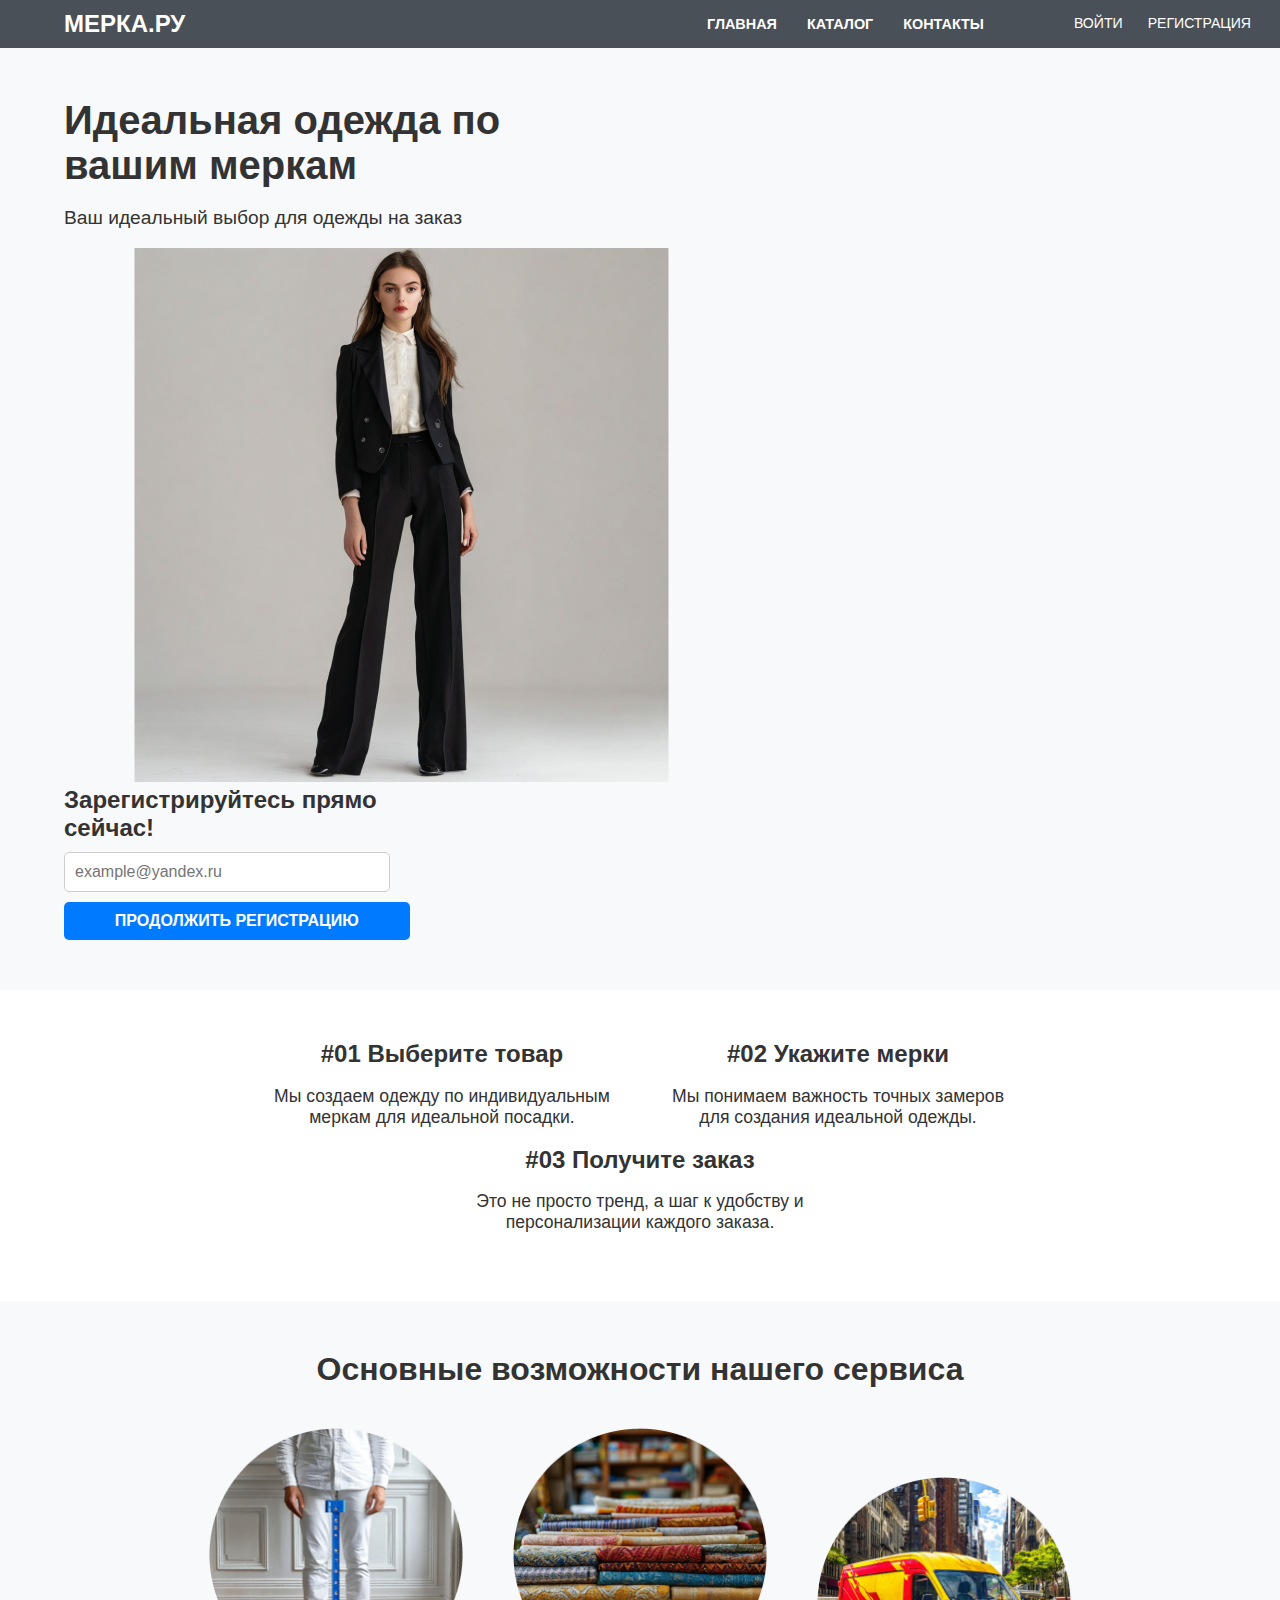
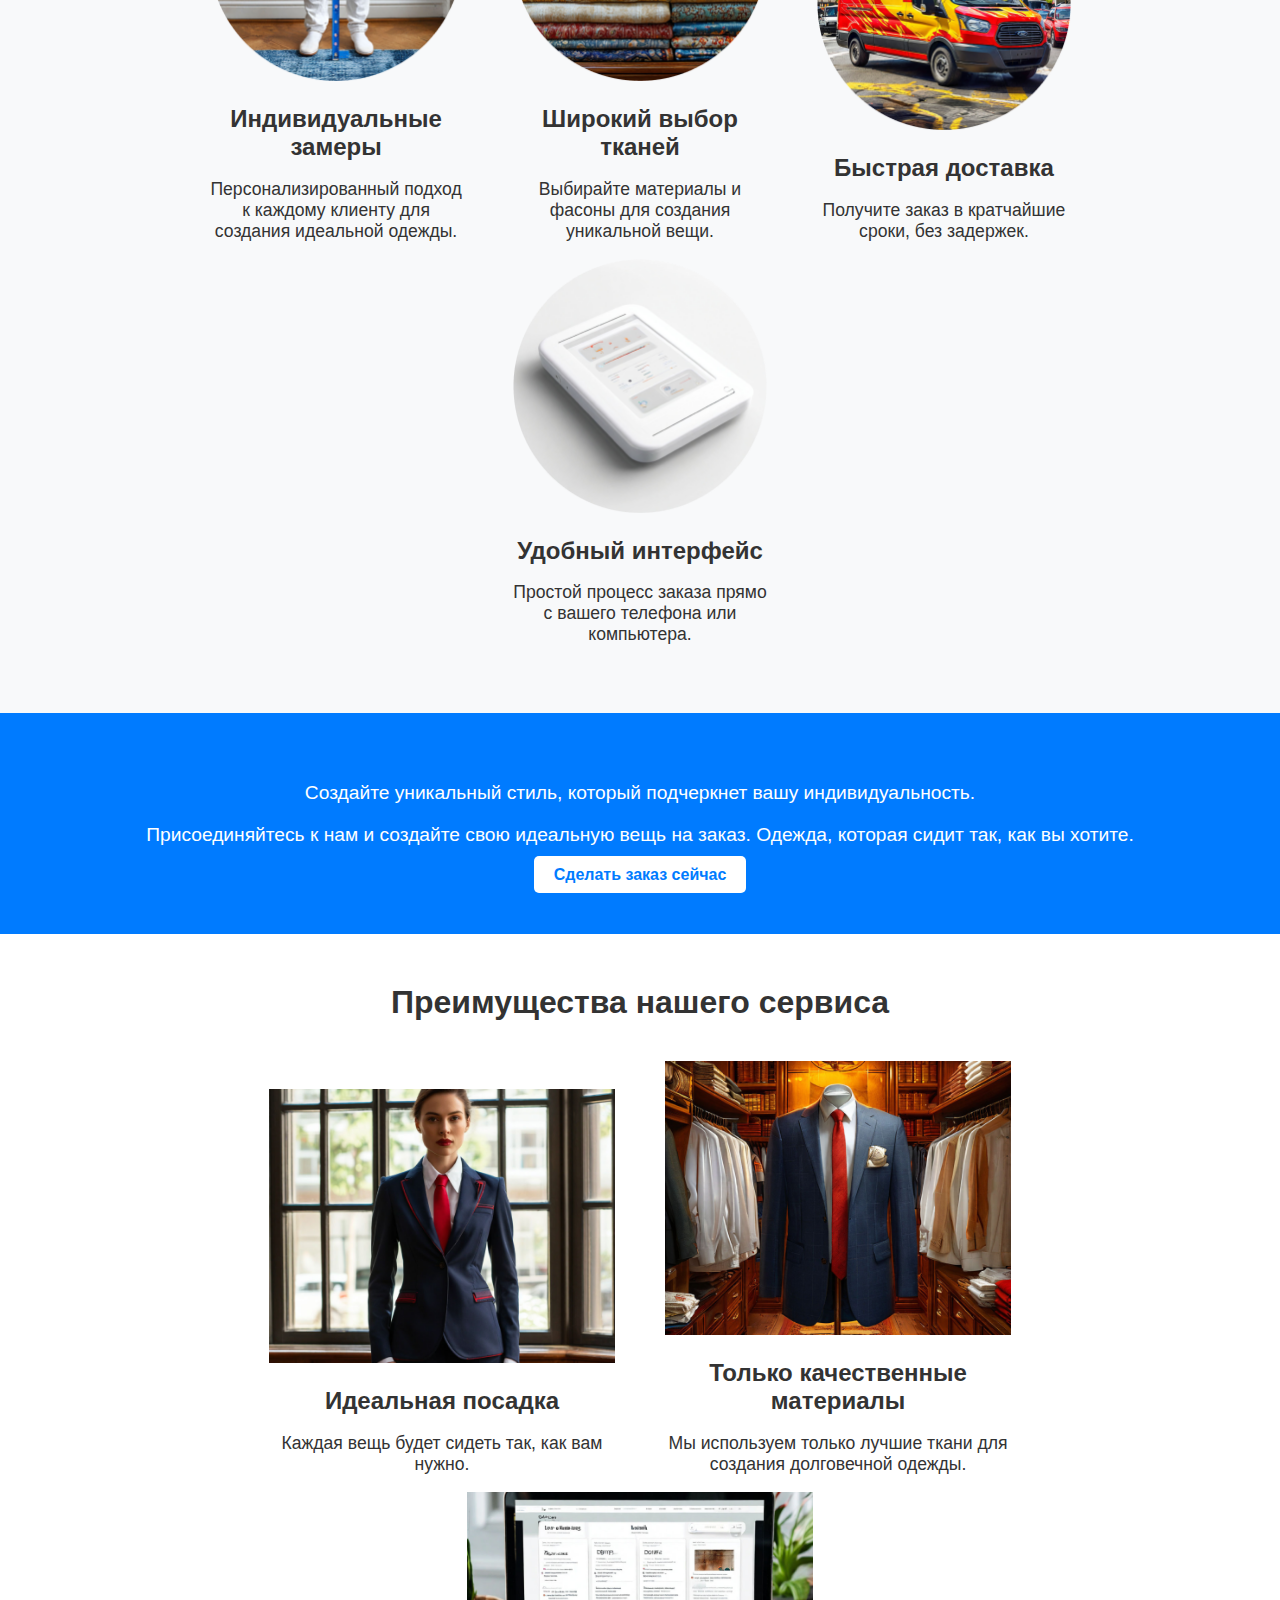
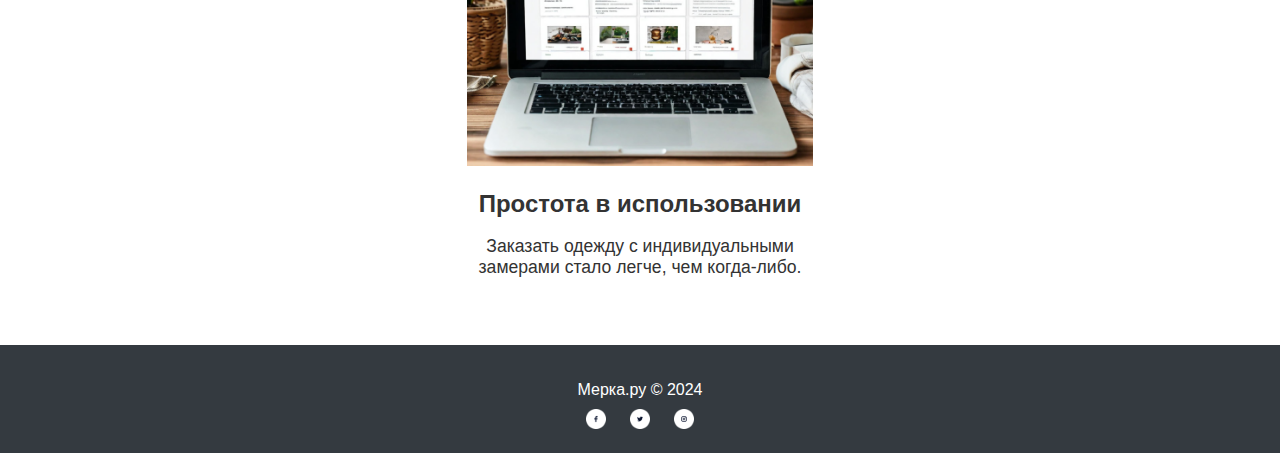
<file: index.html>
<!DOCTYPE html>
<html lang="ru">


<head>
    <meta charset="UTF-8">
    <meta name="viewport" content="width=device-width, initial-scale=1.0">
    <title>Мерка.ру</title>
    <link rel="stylesheet" href="style.css">
</head>

<body>
    <header>
        <div class="container">
            <div class="logo">
                <h1>МЕРКА.РУ</h1>
            </div>
            <nav>
                <ul>
                    <li><a href="index.html">Главная</a></li>
                    <li><a href="catalog.html">Каталог</a></li>
                    <li><a href="contacts.html">Контакты</a></li>
                    <li><a href="dashboard.html">Личный кабинет</a></li>
                    <li><a href="#" class="nav-btn login-btn">Войти</a></li>
                    <li><a href="#" class="nav-btn register-btn">Регистрация</a></li>
                </ul>
            </nav>
        </div>
    </header>

    <!-- Модальное окно для входа -->
    <div id="loginModal" class="modal">
        <div class="modal-content">
            <span class="close">&times;</span>
            <h2>Вход</h2>
            <form>
                <input type="email" placeholder="Введите email" required>
                <input type="password" placeholder="Введите пароль" required>
                <button type="submit" id="login-btn" class="btn">Войти</button>
            </form>
        </div>
    </div>

    <!-- Модальное окно для регистрации -->
    <div id="registerModal" class="modal">
        <div class="modal-content">
            <span class="close">&times;</span>
            <h2>Регистрация</h2>
            <form>
                <input type="email" placeholder="Введите email" required>
                <input type="password" placeholder="Введите пароль" required>
                <input type="password" placeholder="Подтвердите пароль" required>
                <button type="submit" id="register-btn" class="btn">Зарегистрироваться</button>
            </form>
        </div>
    </div>


    <section class="hero">
        <div class="container">
            <div class="hero-text">
                <h2>Идеальная одежда по вашим меркам</h2>
                <p>Ваш идеальный выбор для одежды на заказ</p>
            </div>
            <div class="hero-image">
                <img src="images/model.png" alt="Модель">
            </div>
            <div class="hero-form">
                <h3>Зарегистрируйтесь прямо сейчас!</h3>
                <form action="#">
                    <input type="email" placeholder="example@yandex.ru" required>
                    <button type="submit">Продолжить регистрацию</button>
                </form>
            </div>
        </div>
    </section>

    <section class="steps">
        <div class="container">
            <div class="step-item">
                <h4>#01 Выберите товар</h4>
                <p>Мы создаем одежду по индивидуальным меркам для идеальной посадки.</p>
            </div>
            <div class="step-item">
                <h4>#02 Укажите мерки</h4>
                <p>Мы понимаем важность точных замеров для создания идеальной одежды.</p>
            </div>
            <div class="step-item">
                <h4>#03 Получите заказ</h4>
                <p>Это не просто тренд, а шаг к удобству и персонализации каждого заказа.</p>
            </div>
        </div>
    </section>

    <section class="features">
        <div class="container">
            <h3>Основные возможности нашего сервиса</h3>
            <div class="feature-item">
                <img src="images/feature1.png" alt="Индивидуальные замеры">
                <h4>Индивидуальные замеры</h4>
                <p>Персонализированный подход к каждому клиенту для создания идеальной одежды.</p>
            </div>
            <div class="feature-item">
                <img src="images/feature2.png" alt="Широкий выбор тканей">
                <h4>Широкий выбор тканей</h4>
                <p>Выбирайте материалы и фасоны для создания уникальной вещи.</p>
            </div>
            <div class="feature-item">
                <img src="images/feature3.png" alt="Быстрая доставка">
                <h4>Быстрая доставка</h4>
                <p>Получите заказ в кратчайшие сроки, без задержек.</p>
            </div>
            <div class="feature-item">
                <img src="images/feature4.png" alt="Удобный интерфейс">
                <h4>Удобный интерфейс</h4>
                <p>Простой процесс заказа прямо с вашего телефона или компьютера.</p>
            </div>
        </div>
    </section>

    <section class="cta">
        <div class="container">
            <p>Создайте уникальный стиль, который подчеркнет вашу индивидуальность.</p>
            <p>Присоединяйтесь к нам и создайте свою идеальную вещь на заказ. Одежда, которая сидит так, как вы хотите.
            </p>
            <a href="#" class="btn">Сделать заказ сейчас</a>
        </div>
    </section>

    <section class="benefits">
        <div class="container">
            <h3>Преимущества нашего сервиса</h3>
            <div class="benefit-item">
                <img src="images/benefit1.png" alt="Идеальная посадка">
                <h4>Идеальная посадка</h4>
                <p>Каждая вещь будет сидеть так, как вам нужно.</p>
            </div>
            <div class="benefit-item">
                <img src="images/benefit2.png" alt="Качественные материалы">
                <h4>Только качественные материалы</h4>
                <p>Мы используем только лучшие ткани для создания долговечной одежды.</p>
            </div>
            <div class="benefit-item">
                <img src="images/benefit3.png" alt="Простота в использовании">
                <h4>Простота в использовании</h4>
                <p>Заказать одежду с индивидуальными замерами стало легче, чем когда-либо.</p>
            </div>
        </div>
    </section>

    <footer>
        <div class="container">
            <p>Мерка.ру © 2024</p>
            <div class="social-icons">
                <a href="#"><img src="images/facebook-icon.png" alt="Facebook"></a>
                <a href="#"><img src="images/twitter-icon.png" alt="Twitter"></a>
                <a href="#"><img src="images/instagram-icon.png" alt="Instagram"></a>
            </div>
        </div>
    </footer>

    <div id="toast" class="toast"></div>

    <script src="index.js"></script>
</body>

</html>
</file>
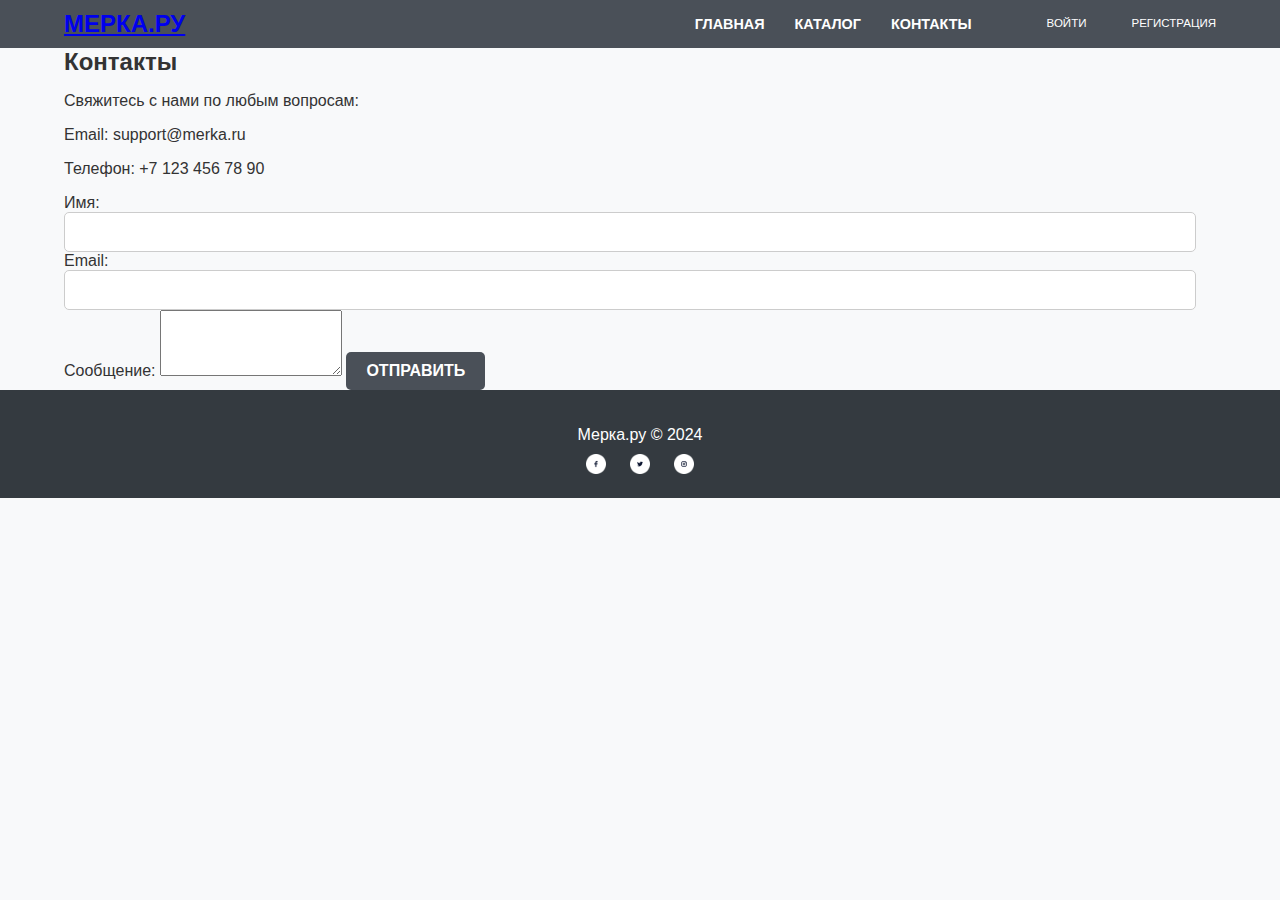
<file: contacts.html>
<!DOCTYPE html>
<html lang="ru">

<head>
    <meta charset="UTF-8">
    <meta name="viewport" content="width=device-width, initial-scale=1.0">
    <title>Контакты | Мерка.ру</title>
    <link rel="stylesheet" href="style.css">
    <script src="index.js"></script>
</head>

<body>

    <!-- Хедер -->
    <header>
        <div class="container">
            <div class="logo">
                <h1><a href="index.html">МЕРКА.РУ</a></h1>
            </div>
            <nav>
                <ul>
                    <li><a href="index.html">Главная</a></li>
                    <li><a href="catalog.html">Каталог</a></li>
                    <li><a href="contacts.html">Контакты</a></li>
                    <li><a href="dashboard.html">Личный кабинет</a></li>
                    <li><a href="#" id="login-btn">Войти</a></li>
                    <li><a href="#" id="register-btn">Регистрация</a></li>

                </ul>
            </nav>
        </div>
    </header>



    <!-- Модальное окно для входа -->
    <div id="loginModal" class="modal">
        <div class="modal-content">
            <span class="close">&times;</span>
            <h2>Вход</h2>
            <form>
                <input type="email" placeholder="Введите email" required>
                <input type="password" placeholder="Введите пароль" required>
                <button type="submit">Войти</button>
            </form>
        </div>
    </div>

    <!-- Модальное окно для регистрации -->
    <div id="registerModal" class="modal">
        <div class="modal-content">
            <span class="close">&times;</span>
            <h2>Регистрация</h2>
            <form>
                <input type="email" placeholder="Введите email" required>
                <input type="password" placeholder="Введите пароль" required>
                <input type="password" placeholder="Подтвердите пароль" required>
                <button type="submit">Зарегистрироваться</button>
            </form>
        </div>
    </div>


    <section class="contacts">
        <div class="container">
            <h2>Контакты</h2>
            <p>Свяжитесь с нами по любым вопросам:</p>
            <p>Email: support@merka.ru</p>
            <p>Телефон: +7 123 456 78 90</p>
            <form action="#">
                <label for="name">Имя:</label>
                <input type="text" id="name" required>
                <label for="email">Email:</label>
                <input type="email" id="email" required>
                <label for="message">Сообщение:</label>
                <textarea id="message" rows="4" required></textarea>
                <button type="submit">Отправить</button>
            </form>
        </div>
    </section>

    <!-- Футер -->
    <footer>
        <div class="container">
            <p>Мерка.ру © 2024</p>
            <div class="social-icons">
                <a href="#"><img src="images/facebook-icon.png" alt="Facebook"></a>
                <a href="#"><img src="images/twitter-icon.png" alt="Twitter"></a>
                <a href="#"><img src="images/instagram-icon.png" alt="Instagram"></a>
            </div>
        </div>
    </footer>
    <div id="toast" class="toast"></div>


</body>

</html>
</file>
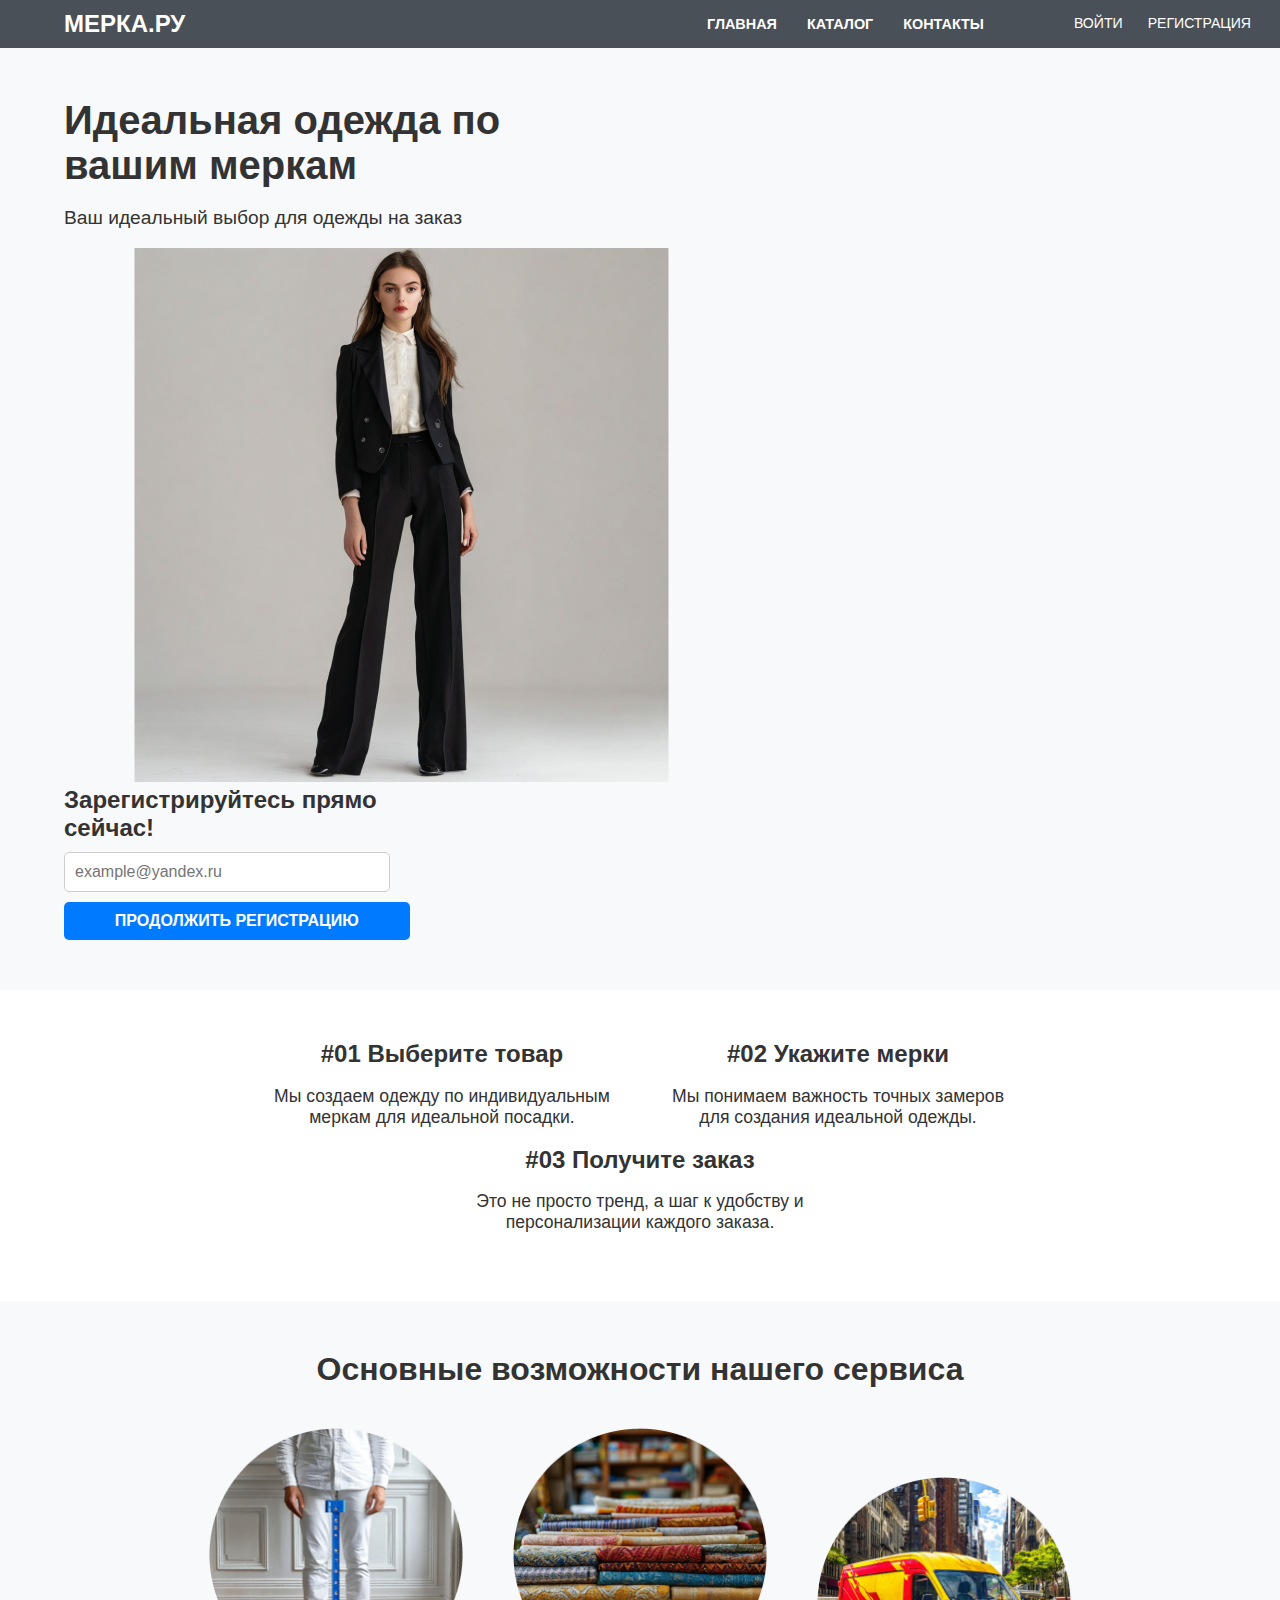
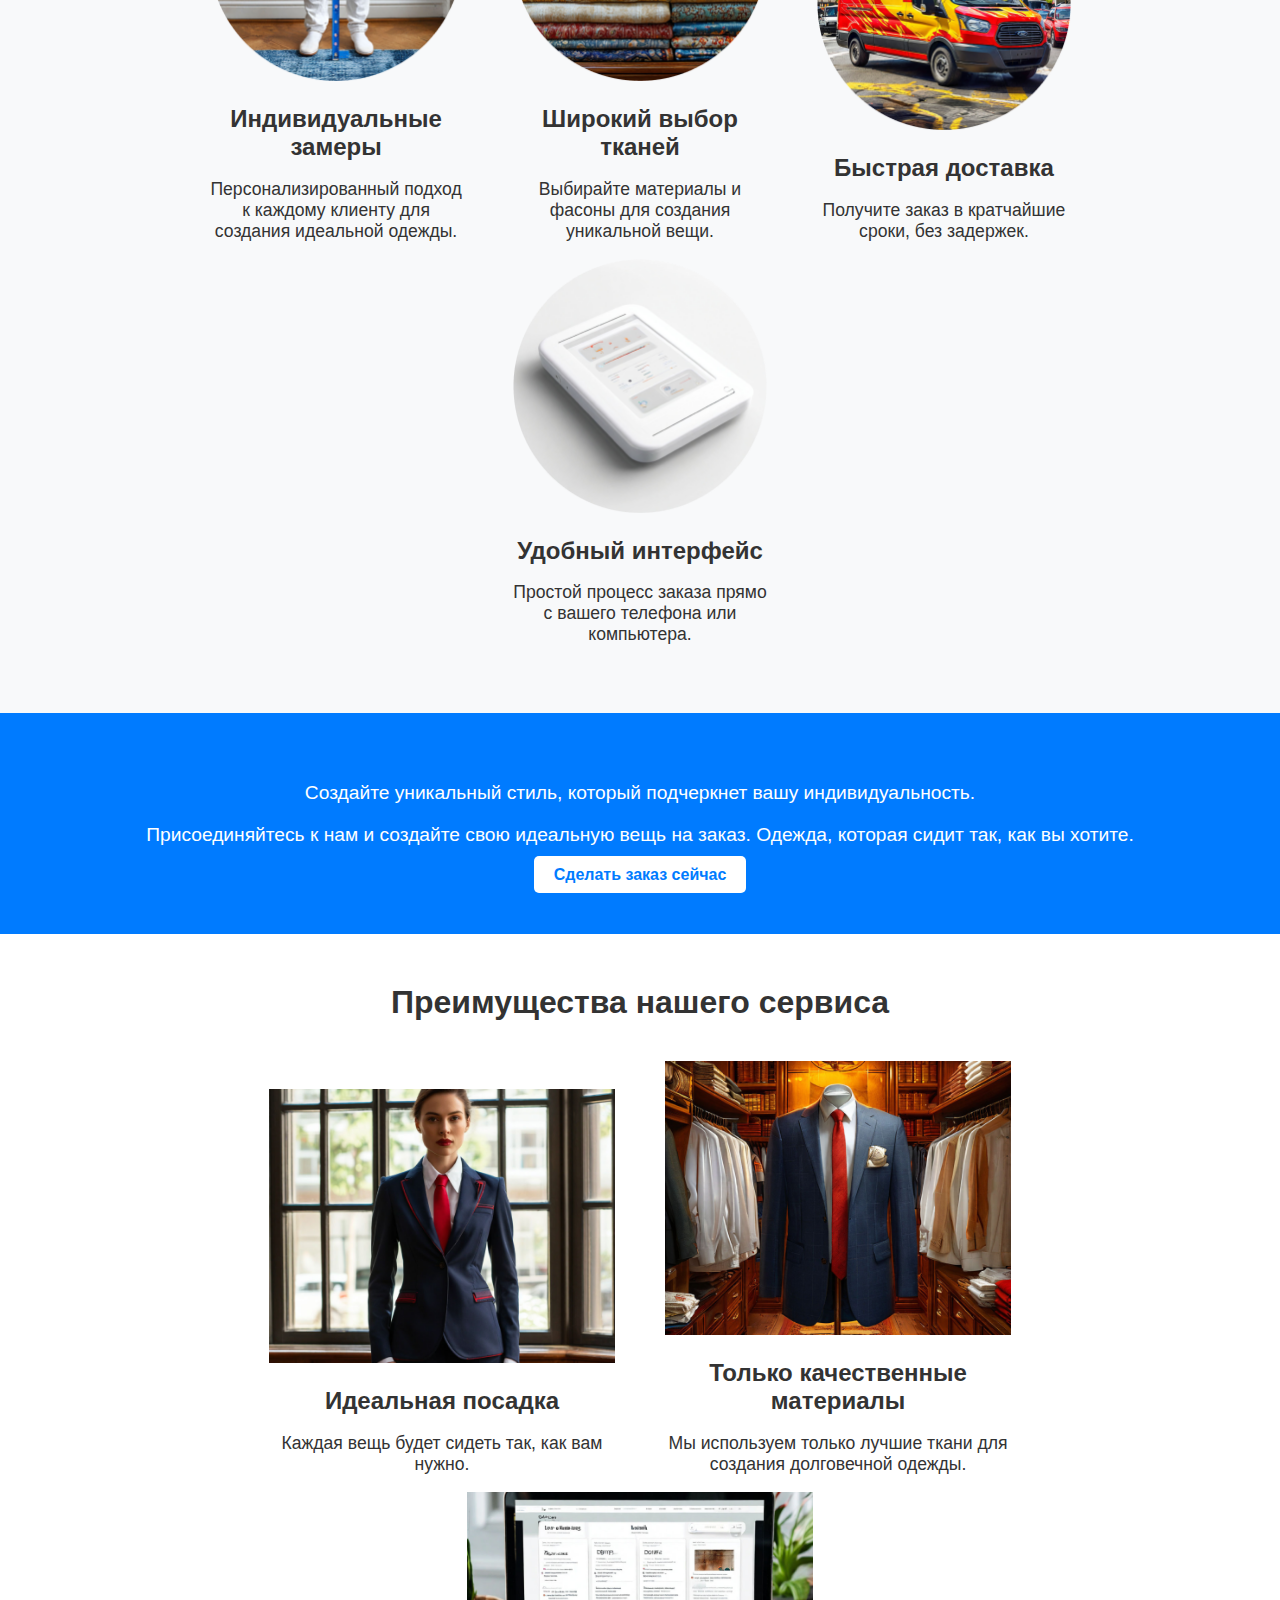
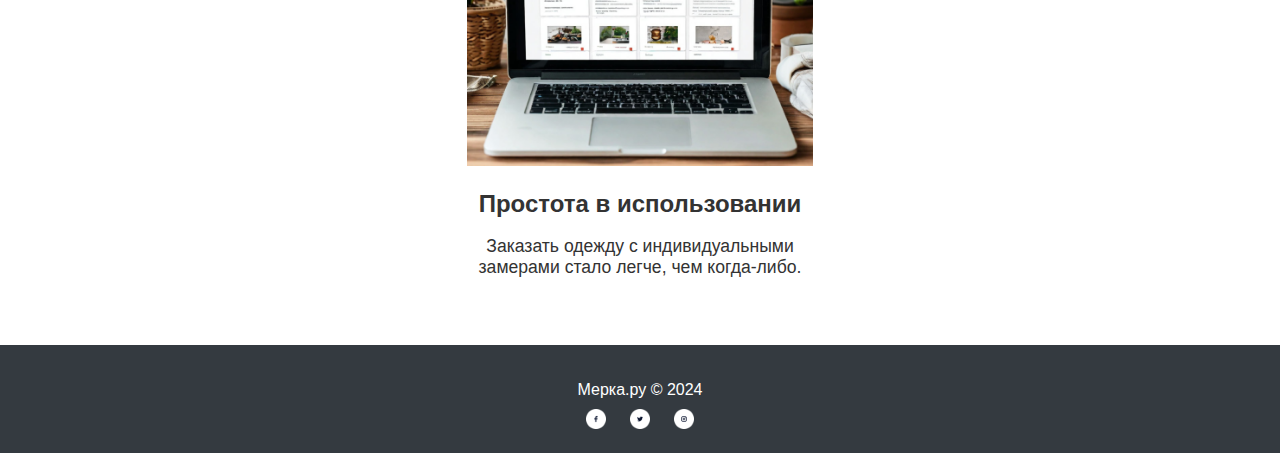
<file: dashboard.html>
<!DOCTYPE html>
<html lang="ru">

<head>
    <meta charset="UTF-8">
    <meta name="viewport" content="width=device-width, initial-scale=1.0">
    <title>Личный кабинет | Мерка.ру</title>
    <link rel="stylesheet" href="style.css">
    <script src="index.js"></script>
</head>

<body>

    <!-- Хедер -->
    <header>
        <div class="container">
            <div class="logo">
                <h1><a href="index.html">МЕРКА.РУ</a></h1>
            </div>
            <nav>
                <ul>
                    <li><a href="index.html">Главная</a></li>
                    <li><a href="catalog.html">Каталог</a></li>
                    <li><a href="contacts.html">Контакты</a></li>
                    <li><a href="dashboard.html">Личный кабинет</a></li>
                    <li><a href="#" id="login-btn">Войти</a></li>
                    <li><a href="#" id="register-btn">Регистрация</a></li>
                </ul>
            </nav>
        </div>
    </header>



    <!-- Модальное окно для входа -->
    <div id="loginModal" class="modal">
        <div class="modal-content">
            <span class="close">&times;</span>
            <h2>Вход</h2>
            <form>
                <input type="email" placeholder="Введите email" required>
                <input type="password" placeholder="Введите пароль" required>
                <button type="submit">Войти</button>
            </form>
        </div>
    </div>

    <!-- Модальное окно для регистрации -->
    <div id="registerModal" class="modal">
        <div class="modal-content">
            <span class="close">&times;</span>
            <h2>Регистрация</h2>
            <form>
                <input type="email" placeholder="Введите email" required>
                <input type="password" placeholder="Введите пароль" required>
                <input type="password" placeholder="Подтвердите пароль" required>
                <button type="submit">Зарегистрироваться</button>
            </form>
        </div>
    </div>


    <section class="dashboard">
        <div class="container">
            <h2>Личный кабинет</h2>
            <p>Добро пожаловать, <span id="user-email"></span>!</p>
            <h3>Ваши заказы</h3>
            <ul>
                <li>Заказ №1234 - Статус: В обработке</li>
                <li>Заказ №1235 - Статус: Доставлен</li>
            </ul>
            <button id="logout-btn">Выйти</button>
        </div>
    </section>

    <!-- Футер -->
    <footer>
        <div class="container">
            <p>Мерка.ру © 2024</p>
            <div class="social-icons">
                <a href="#"><img src="images/facebook-icon.png" alt="Facebook"></a>
                <a href="#"><img src="images/twitter-icon.png" alt="Twitter"></a>
                <a href="#"><img src="images/instagram-icon.png" alt="Instagram"></a>
            </div>
        </div>
    </footer>
    <div id="toast" class="toast"></div>


</body>

</html>
</file>
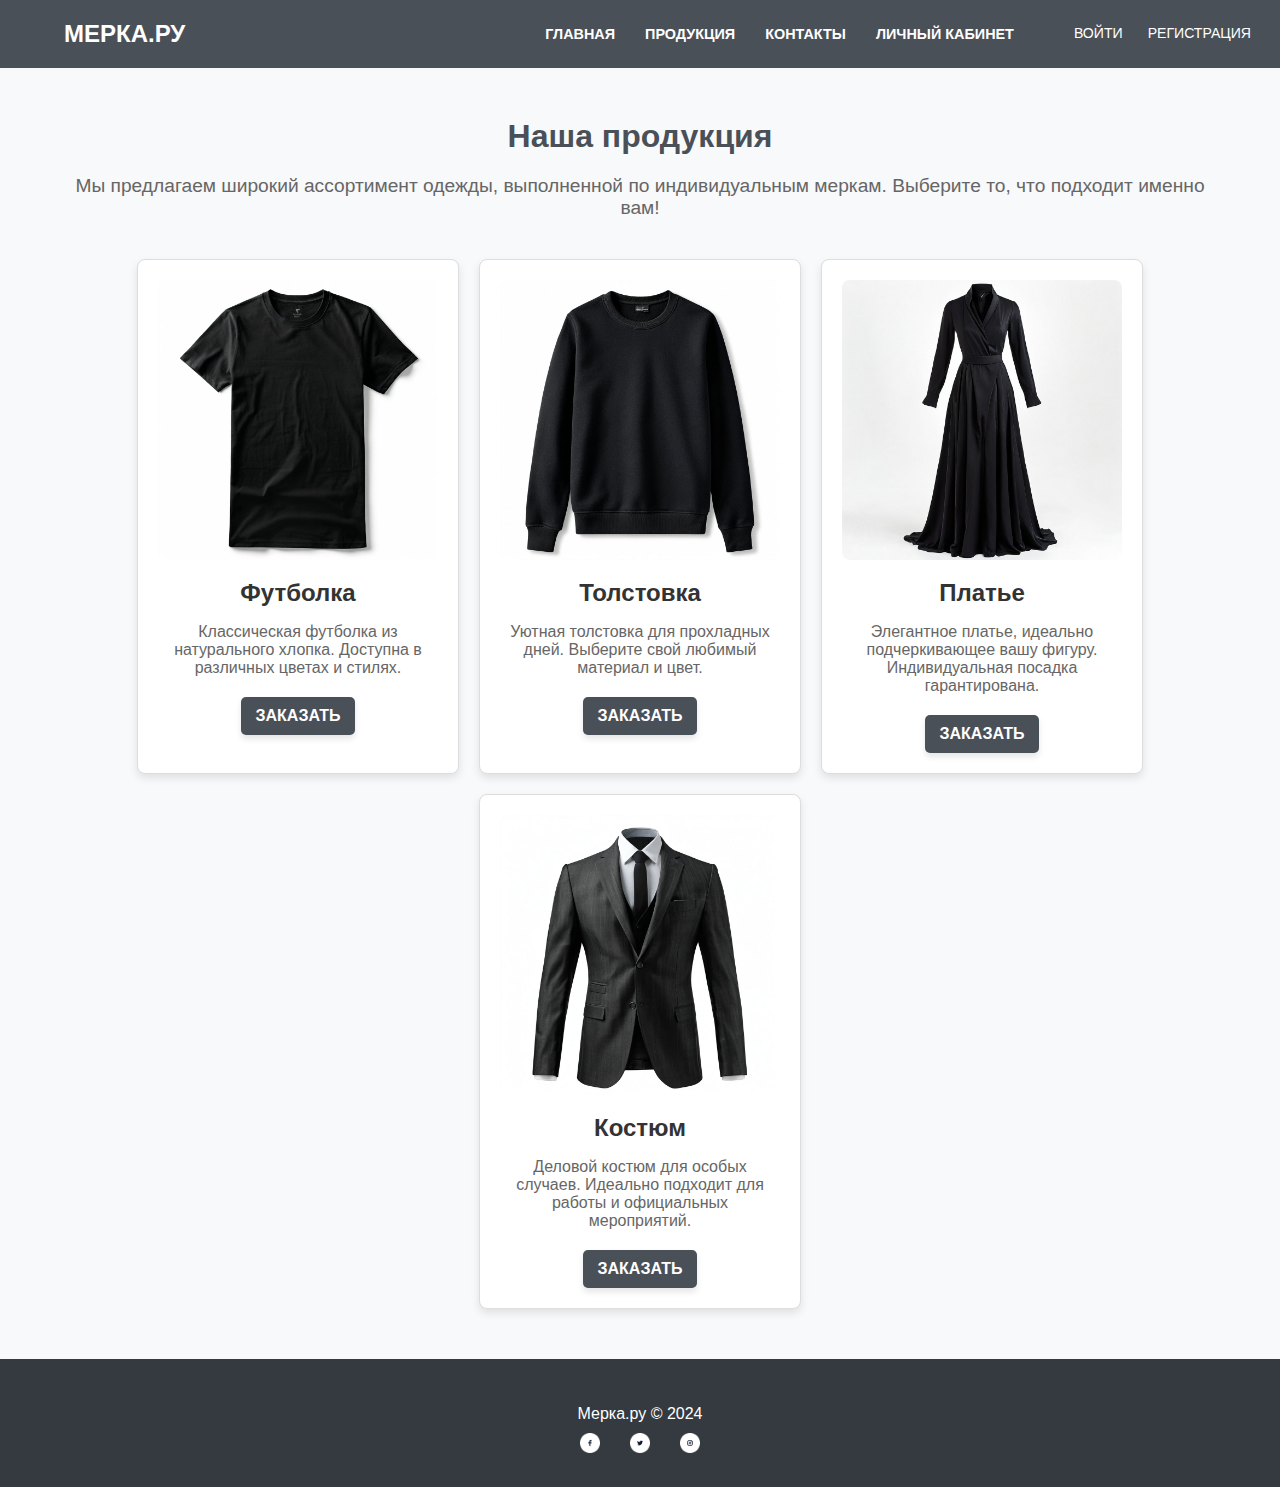
<file: pages/catalog.html>
<!DOCTYPE html>
<html lang="ru">

<head>
    <meta charset="UTF-8">
    <meta name="viewport" content="width=device-width, initial-scale=1.0">
    <title>Каталог | Мерка.ру</title>
    <link rel="stylesheet" href="../css/style.css">
    <script src="../js/index.js" defer></script>
</head>

<body>

    <!-- Хедер -->
    <header>
        <div class="container">
            <div class="logo">
                <h1>МЕРКА.РУ</h1>
            </div>
            <nav>
                <ul>
                    <li><a href="../index.html">Главная</a></li>
                    <li><a href="../pages/catalog.html">Продукция</a></li>
                    <li><a href="../pages/contacts.html">Контакты</a></li>
                    <li><a href="../pages/dashboard.html">Личный кабинет</a></li>
                    <li><a href="#" class="nav-btn login-btn">Войти</a></li>
                    <li><a href="#" class="nav-btn register-btn">Регистрация</a></li>

                </ul>
            </nav>
        </div>
    </header>


    <div id="loginModal" class="modal">
        <div class="modal-content">
            <span class="close">&times;</span>
            <h2>Вход</h2>
            <form>
                <input type="email" placeholder="Введите email" required>
                <input type="password" placeholder="Введите пароль" required>
                <button type="submit">Войти</button>
            </form>
        </div>
    </div>

    <div id="registerModal" class="modal">
        <div class="modal-content">
            <span class="close">&times;</span>
            <h2>Регистрация</h2>
            <form>
                <input type="email" placeholder="Введите email" required>
                <input type="password" placeholder="Введите пароль" required>
                <input type="password" placeholder="Подтвердите пароль" required>
                <button type="submit">Зарегистрироваться</button>
            </form>
        </div>
    </div>


    <section class="catalog">
        <div class="container">
            <h2>Наша продукция</h2>
            <p>Мы предлагаем широкий ассортимент одежды, выполненной по индивидуальным меркам. Выберите то, что подходит
                именно вам!</p>

            <div class="product-list">
                <!-- Карточка товара -->
                <div class="product-item">
                    <img src="../assets/images/product1.png" alt="Футболка">
                    <h3>Футболка</h3>
                    <p>Классическая футболка из натурального хлопка. Доступна в различных цветах и стилях.</p>
                    <button class="btn">Заказать</button>
                </div>
                <!-- Карточка товара -->
                <div class="product-item">
                    <img src="../assets/images/product2.png" alt="Толстовка">
                    <h3>Толстовка</h3>
                    <p>Уютная толстовка для прохладных дней. Выберите свой любимый материал и цвет.</p>
                    <button class="btn">Заказать</button>
                </div>
                <!-- Карточка товара -->
                <div class="product-item">
                    <img src="../assets/images/product3.png" alt="Платье">
                    <h3>Платье</h3>
                    <p>Элегантное платье, идеально подчеркивающее вашу фигуру. Индивидуальная посадка гарантирована.</p>
                    <button class="btn">Заказать</button>
                </div>
                <!-- Карточка товара -->
                <div class="product-item">
                    <img src="../assets/images/product4.png" alt="Костюм">
                    <h3>Костюм</h3>
                    <p>Деловой костюм для особых случаев. Идеально подходит для работы и официальных мероприятий.</p>
                    <button class="btn">Заказать</button>
                </div>
            </div>
        </div>
    </section>

    <!-- Футер -->
    <footer>
        <div class="container">
            <p>Мерка.ру © 2024</p>
            <div class="social-icons">
                <a href="#"><img src="../assets/images/facebook-icon.png" alt="Facebook"></a>
                <a href="#"><img src="../assets/images/twitter-icon.png" alt="Twitter"></a>
                <a href="#"><img src="../assets/images/instagram-icon.png" alt="Instagram"></a>
            </div>
        </div>
    </footer>


</body>

</html>
</file>
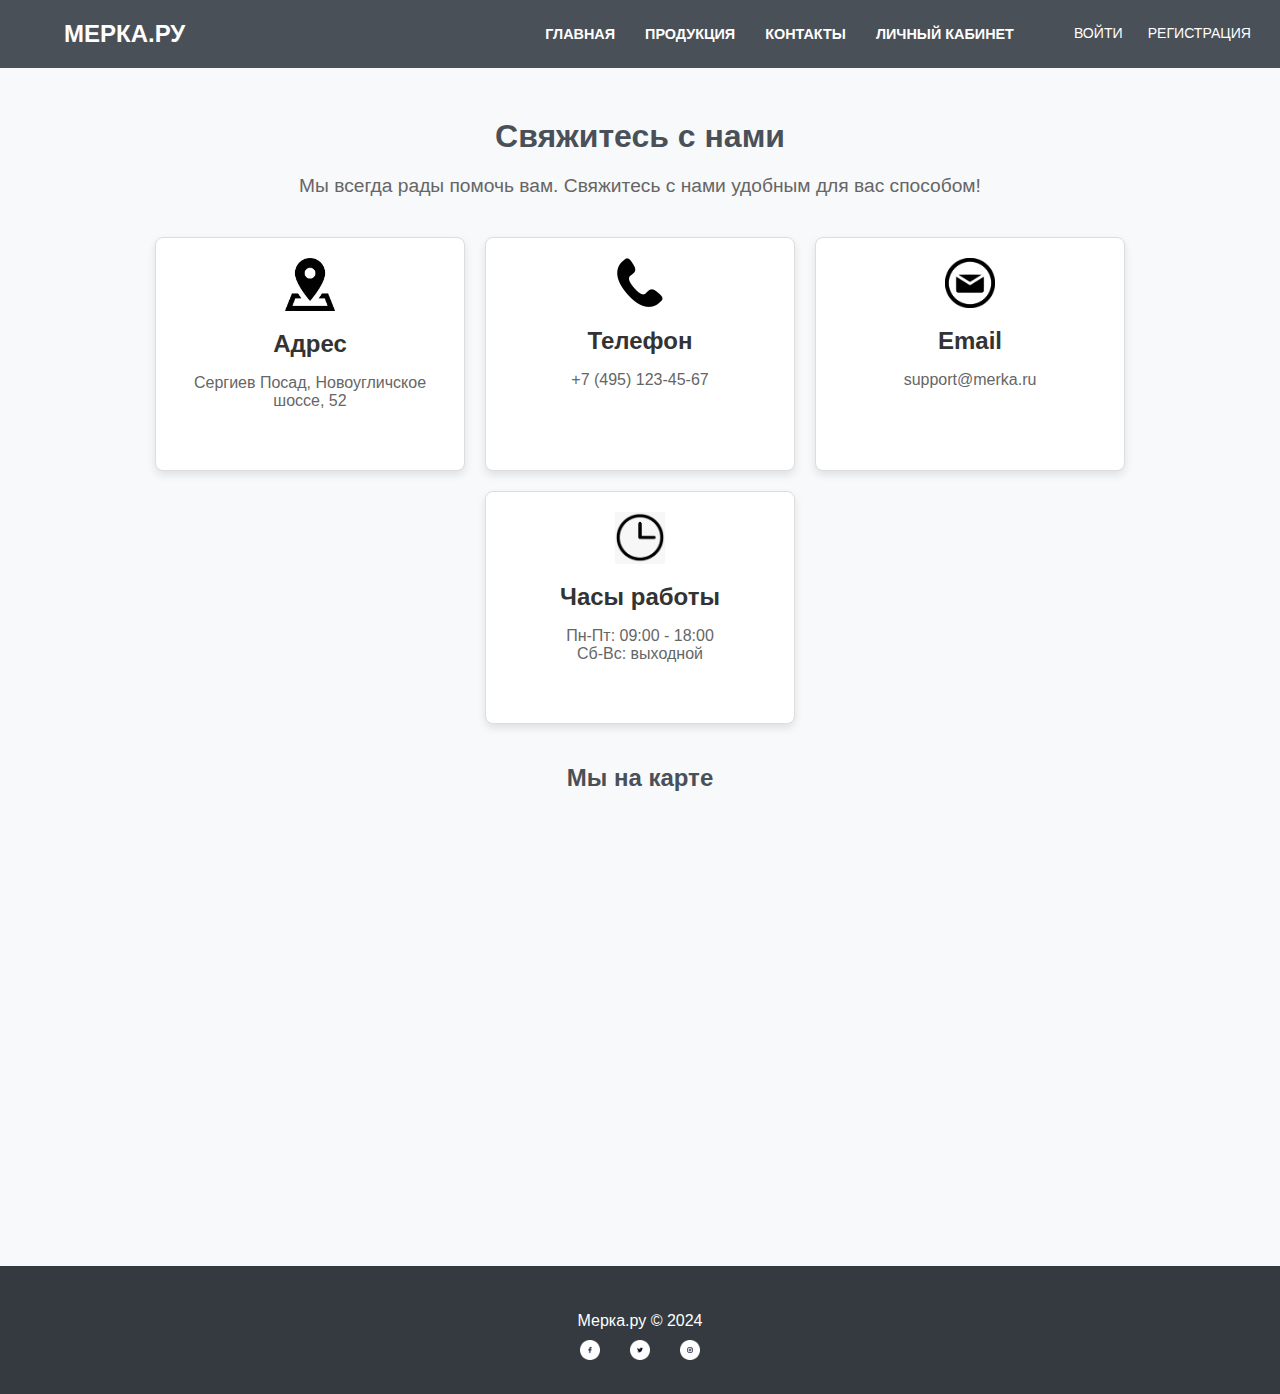
<file: pages/contacts.html>
<!DOCTYPE html>
<html lang="ru">

<head>
    <meta charset="UTF-8">
    <meta name="viewport" content="width=device-width, initial-scale=1.0">
    <title>Контакты | Мерка.ру</title>
    <link rel="stylesheet" href="../css/style.css">
    <script src="../js/index.js" defer></script>
</head>

<body>

    <!-- Хедер -->
    <header>
        <div class="container">
            <div class="logo">
                <h1>МЕРКА.РУ</h1>
            </div>
            <nav>
                <ul>
                    <li><a href="../index.html">Главная</a></li>
                    <li><a href="../pages/catalog.html">Продукция</a></li>
                    <li><a href="../pages/contacts.html">Контакты</a></li>
                    <li><a href="../pages/dashboard.html">Личный кабинет</a></li>
                    <li><a href="#" class="nav-btn login-btn">Войти</a></li>
                    <li><a href="#" class="nav-btn register-btn">Регистрация</a></li>

                </ul>
            </nav>
        </div>
    </header>



    <!-- Модальное окно для входа -->
    <div id="loginModal" class="modal">
        <div class="modal-content">
            <span class="close">&times;</span>
            <h2>Вход</h2>
            <form>
                <input type="email" placeholder="Введите email" required>
                <input type="password" placeholder="Введите пароль" required>
                <button type="submit">Войти</button>
            </form>
        </div>
    </div>

    <!-- Модальное окно для регистрации -->
    <div id="registerModal" class="modal">
        <div class="modal-content">
            <span class="close">&times;</span>
            <h2>Регистрация</h2>
            <form>
                <input type="email" placeholder="Введите email" required>
                <input type="password" placeholder="Введите пароль" required>
                <input type="password" placeholder="Подтвердите пароль" required>
                <button type="submit">Зарегистрироваться</button>
            </form>
        </div>
    </div>


    <section class="contacts">
        <div class="container">
            <h2>Свяжитесь с нами</h2>
            <p>Мы всегда рады помочь вам. Свяжитесь с нами удобным для вас способом!</p>

            <div class="contact-details">
                <!-- Адрес -->
                <div class="contact-item">
                    <img src="../assets/images/address-icon.png" alt="Адрес">
                    <h3>Адрес</h3>
                    <p>Сергиев Посад, Новоугличское шоссе, 52</p>
                </div>
                <!-- Телефон -->
                <div class="contact-item">
                    <img src="../assets/images/phone-icon.png" alt="Телефон">
                    <h3>Телефон</h3>
                    <p>+7 (495) 123-45-67</p>
                </div>
                <!-- Email -->
                <div class="contact-item">
                    <img src="../assets/images/email-icon.png" alt="Email">
                    <h3>Email</h3>
                    <p>support@merka.ru</p>
                </div>
                <!-- Режим работы -->
                <div class="contact-item">
                    <img src="../assets/images/clock-icon.png" alt="Часы работы">
                    <h3>Часы работы</h3>
                    <p>Пн-Пт: 09:00 - 18:00<br>Сб-Вс: выходной</p>
                </div>
            </div>

            <div class="map">
                <h3>Мы на карте</h3>
                <iframe
                    src="https://www.google.com/maps/embed?pb=!1m18!1m12!1m3!1d2244.522656635389!2d37.6203933!3d55.75396!2m3!1f0!2f0!3f0!3m2!1i1024!2i768!4f13.1!3m3!1m2!1s0x414ab6d2e1b2f7c7%3A0xe6b650c94dbf7220!2z0JrRg9C90LjQt9Cw!5e0!3m2!1sru!2sru!4v1698342823666!5m2!1sru!2sru"
                    width="100%" height="400" style="border:0;" allowfullscreen="" loading="lazy"
                    referrerpolicy="no-referrer-when-downgrade">
                </iframe>
            </div>
        </div>
    </section>

    <!-- Футер -->
    <footer>
        <div class="container">
            <p>Мерка.ру © 2024</p>
            <div class="social-icons">
                <a href="#"><img src="../assets/images/facebook-icon.png" alt="Facebook"></a>
                <a href="#"><img src="../assets/images/twitter-icon.png" alt="Twitter"></a>
                <a href="#"><img src="../assets/images/instagram-icon.png" alt="Instagram"></a>
            </div>
        </div>
    </footer>


</body>

</html>
</file>
<file: style.css>
body {
    font-family: Arial, sans-serif;
    margin: 0;
    padding: 0;
    background-color: #f8f9fa;
    color: #333;
}

.container {
    width: 90%;
    max-width: 1200px;
    margin: 0 auto;
}

h1, h2, h3, h4 {
    margin: 0;
    padding: 0;
}

header {
    background-color: #4a5058;
    padding: 10px 0;
}

header .container {
    display: flex;
    justify-content: space-between;
    align-items: center;
}

header .logo h1 {
    color: #fff;
    font-size: 1.5em;
    margin: 0;
    font-weight: bold;
}

header nav ul {
    list-style: none;
    padding: 0;
    margin: 0;
    display: flex;
}

header nav ul li {
    margin-right: 30px;
}

header nav ul li:last-child {
    margin-right: 0;
}

header nav ul li a {
    color: #fff; /* Белый цвет текста */
    text-decoration: none; /* Убираем стандартное подчёркивание */
    font-size: 0.9em; /* Размер текста */
    font-weight: bold; /* Убираем выделение жирным */
    text-transform: uppercase; /* Заглавные буквы */
    transition: color 0.3s ease, text-decoration 0.3s ease;
}

header nav ul li a:hover {
    text-decoration: underline; /* Добавляем подчёркивание при наведении */
    color: #f0f0f0; /* Светлый оттенок текста */
}

header nav ul li:nth-child(4) a {
    font-weight: bold;
}

header nav ul li:nth-child(5), header nav ul li:nth-child(6) {
    font-size: 0.8em;
    margin-left: 15px;
}

header nav ul li:nth-child(5) a, header nav ul li:nth-child(6) a {
    font-weight: normal;
}

input {
    border-radius: 5px; /* Уголок сглаживания */
    border: 1px solid #ccc; /* Цвет рамки */
    padding: 10px;
    font-size: 1em;
    width: calc(100% - 20px); /* Поле вписывается в ширину */
    box-sizing: border-box; /* Учитывает padding в ширине */
}

input:focus {
    border-color: #007bff;
    outline: none;
    box-shadow: 0 0 5px rgba(0, 123, 255, 0.5);
}

button {
    background-color: #4a5058; /* Основной цвет кнопок */
    color: #fff; /* Белый текст */
    border: none; /* Убираем рамку */
    padding: 10px 20px; /* Отступы внутри кнопки */
    font-size: 1em; /* Размер текста */
    border-radius: 5px; /* Скругленные углы */
    cursor: pointer; /* Указатель при наведении */
    text-transform: uppercase; /* Заглавные буквы */
    font-weight: bold; /* Полужирный текст */
    transition: background-color 0.3s ease; /* Анимация смены цвета */
}

button:hover {
    background-color: #3a3e44; /* Цвет при наведении */
}


.hero {
    background-color: #f8f9fa;
    padding: 50px 0;
    display: flex;
    justify-content: space-between;
    align-items: center;
    flex-wrap: wrap;
}

.hero-text {
    width: 40%;
}

.hero-text h2 {
    font-size: 2.5em;
    margin-bottom: 10px;
}

.hero-text p {
    font-size: 1.2em;
}

.hero-image img {
    max-width: 100%;
    height: auto;
}

.hero-form {
    width: 30%;
}

.hero-form h3 {
    font-size: 1.5em;
    margin-bottom: 10px;
}

.hero-form form {
    display: flex;
    flex-direction: column;
}

.hero-form input {
    padding: 10px;
    font-size: 1em;
    margin-bottom: 10px;
    border: 1px solid #ccc;
}

.hero-form button {
    background-color: #007bff;
    color: #fff;
    padding: 10px;
    border: none;
    cursor: pointer;
}

.hero-form button:hover {
    background-color: #0056b3;
}

.nav-btn {
    color: #fff; /* Белый текст */
    text-decoration: none; /* Убираем подчёркивание */
    font-size: 0.9em; /* Приводим размер в соответствие с другими ссылками */
    font-weight: bold; /* Полужирный текст */
    text-transform: uppercase; /* Заглавные буквы */
    transition: color 0.3s ease, text-decoration 0.3s ease;
}

.nav-btn:hover {
    text-decoration: underline; /* Подчёркивание при наведении */
    color: #f0f0f0; /* Светлый оттенок текста */
}

.login-btn, .register-btn {
    font-size: 1.1em; /* Размер текста */
    font-weight: bold; /* Сделать текст жирным */
    text-decoration: none; /* Убираем подчёркивание */
    color: #fff; /* Белый текст */
    text-transform: uppercase; /* Заглавные буквы для согласованности */
    background-color: #4a5058; /* Цвет кнопки */
    padding: 10px 15px; /* Поля */
    border-radius: 5px; /* Скругленные углы */
    transition: color 0.3s ease, background-color 0.3s ease; /* Анимация */
    margin-right: -50px; /* Уменьшаем расстояние между кнопками */
}


.login-btn:hover, .register-btn:hover {
    text-decoration: underline; /* Подчёркивание при наведении */
    color: #f0f0f0; /* Светлый оттенок текста */
}


.steps {
    background-color: #fff;
    padding: 50px 0;
    text-align: center;
}

.steps .step-item {
    width: 30%;
    display: inline-block;
    margin: 0 2%;
}

.steps h4 {
    font-size: 1.5em;
    margin-bottom: 10px;
}

.steps p {
    font-size: 1.1em;
}

.features {
    background-color: #f8f9fa;
    padding: 50px 0;
    text-align: center;
}

.features h3 {
    font-size: 2em;
    margin-bottom: 40px;
}

.features .feature-item {
    width: 22%;
    display: inline-block;
    margin: 0 2%;
}

.features img {
    max-width: 100%;
    height: auto;
    margin-bottom: 20px;
}

.features h4 {
    font-size: 1.5em;
    margin-bottom: 10px;
}

.features p {
    font-size: 1.1em;
}

.cta {
    background-color: #007bff;
    color: #fff;
    text-align: center;
    padding: 50px 0;
}

.cta p {
    font-size: 1.2em;
    margin-bottom: 20px;
}

.cta .btn {
    background-color: #fff;
    color: #007bff;
    padding: 10px 20px;
    text-decoration: none;
    font-weight: bold;
    border-radius: 5px;
}

.cta .btn:hover {
    background-color: #0056b3;
    color: #fff;
}

.benefits {
    background-color: #fff;
    padding: 50px 0;
    text-align: center;
}

.benefits h3 {
    font-size: 2em;
    margin-bottom: 40px;
}

.benefits .benefit-item {
    width: 30%;
    display: inline-block;
    margin: 0 2%;
}

.benefits img {
    max-width: 100%;
    height: auto;
    margin-bottom: 20px;
}

.benefits h4 {
    font-size: 1.5em;
    margin-bottom: 10px;
}

.benefits p {
    font-size: 1.1em;
}

/* Подвал */
footer {
    background-color: #343a40;
    color: #fff;
    padding: 20px 0;
    text-align: center;
}

footer p {
    margin-bottom: 10px;
}

footer .social-icons {
    display: inline-block;
}

footer .social-icons a {
    margin: 0 10px;
    display: inline-block;
}

footer .social-icons img {
    width: 20px;
    height: 20px;
}

.modal {
    display: none;
    position: fixed;
    z-index: 1000;
    left: 0;
    top: 0;
    width: 100%;
    height: 100%;
    background-color: rgba(0, 0, 0, 0.5);
    justify-content: center;
    align-items: center;
}

.modal-content {
    background-color: white;
    padding: 20px;
    border-radius: 10px;
    width: 300px;
    max-width: 90%;
    box-shadow: 0 5px 15px rgba(0, 0, 0, 0.3);
    text-align: center;
    position: relative;
    min-width: 300px;
    min-height: 150px;
}

.modal-content h2 {
    margin-bottom: 20px;
}

.modal-content input {
    display: block;
    width: 100%;
    padding: 10px;
    margin-bottom: 15px;
    border: 1px solid #ccc;
    border-radius: 5px;
}

.modal-content button {
    background-color: #4a5058;
    color: white;
    border: none;
    padding: 10px;
    border-radius: 5px;
    cursor: pointer;
    width: 100%;
}

.modal-content button:hover {
    background-color: #3a3e44;
}

.close {
    position: absolute;
    top: 10px; /* Расстояние сверху */
    right: 10px; /* Расстояние справа */
    font-size: 18px;
    color: #333;
    cursor: pointer;
    z-index: 1;
}
.close:hover {
    color: #007bff;
}

.close-button {
    position: absolute;
    top: 10px;
    right: 10px;
    width: 20px;
    height: 20px;
    cursor: pointer;
    font-size: 18px;
    line-height: 20px;
    text-align: center;
    background: transparent;
    border: none;
}

/* Стили для тостов */
.toast {
    position: fixed;
    bottom: 20px;
    right: 20px;
    min-width: 200px;
    padding: 15px 20px;
    background-color: #333;
    color: #fff;
    font-size: 14px;
    border-radius: 5px;
    box-shadow: 0 4px 6px rgba(0, 0, 0, 0.2);
    opacity: 0;
    visibility: hidden;
    transform: translateY(30px);
    transition: opacity 0.3s ease, transform 0.3s ease, visibility 0.3s;
    z-index: 1000;
}

.toast.show {
    opacity: 1;
    visibility: visible;
    transform: translateY(0);
}


/* Адаптивные стили */
@media (max-width: 768px) {
    header .container {
        flex-direction: column;
        align-items: flex-start;
    }

    header nav ul {
        flex-direction: column;
        align-items: flex-start;
    }

    header nav ul li {
        margin-right: 0;
        margin-bottom: 10px;
    }

    .hero {
        flex-direction: column;
        text-align: center;
    }

    .hero-text, .hero-form {
        width: 100%;
    }

    .hero-image {
        display: none;
    }

    .features .feature-item, .benefits .benefit-item, .steps .step-item {
        width: 100%;
        margin-bottom: 20px;
    }
}
</file>
<file: css/style.css>
body {
    font-family: Arial, sans-serif;
    margin: 0;
    padding: 0;
    background-color: #f8f9fa;
    color: #333;
}

.container {
    width: 90%;
    max-width: 1200px;
    margin: 0 auto;
}

h1, h2, h3, h4 {
    margin: 0;
    padding: 0;
}

header {
    background-color: #4a5058;
    padding: 20px 0;
    text-align: center;
    color: #fff;
}

header .container {
    display: flex;
    justify-content: space-between;
    align-items: center;
}

header .logo h1 {
    color: #fff;
    font-size: 1.5em;
    margin: 0;
    font-weight: bold;
}

header nav ul {
    list-style: none;
    padding: 0;
    margin: 0;
    display: flex;
}

header nav ul li {
    margin-right: 30px;
}

header nav ul li:last-child {
    margin-right: 0;
}

header nav ul li a {
    color: #fff; /* Белый цвет текста */
    text-decoration: none; /* Убираем стандартное подчёркивание */
    font-size: 0.9em; /* Размер текста */
    font-weight: bold; /* Убираем выделение жирным */
    text-transform: uppercase; /* Заглавные буквы */
    transition: color 0.3s ease, text-decoration 0.3s ease;
}

header nav ul li a:hover {
    text-decoration: underline; /* Добавляем подчёркивание при наведении */
    color: #f0f0f0; /* Светлый оттенок текста */
}

header nav ul li:nth-child(4) a {
    font-weight: bold;
}

header nav ul li:nth-child(5), header nav ul li:nth-child(6) {
    font-size: 0.8em;
    margin-left: 15px;
}

header nav ul li:nth-child(5) a, header nav ul li:nth-child(6) a {
    font-weight: normal;
}

input {
    border-radius: 5px; /* Уголок сглаживания */
    border: 1px solid #ccc; /* Цвет рамки */
    padding: 10px;
    font-size: 1em;
    width: calc(100% - 20px); /* Поле вписывается в ширину */
    box-sizing: border-box; /* Учитывает padding в ширине */
}

input:focus {
    border-color: #333;
    outline: none;
    box-shadow: 0 0 5px rgba(0, 123, 255, 0.5);
}

button, .btn {
    background-color: #4a5058;
    color: #fff;
    border: none;
    padding: 10px 20px;
    font-size: 1em;
    border-radius: 5px;
    cursor: pointer;
    text-transform: uppercase;
    font-weight: bold;
    box-shadow: 0 4px 6px rgba(0, 0, 0, 0.1);
    transition: background-color 0.3s ease, box-shadow 0.3s ease;
}

button:hover, .btn:hover {
    background-color: #3a3e44;
    box-shadow: 0 6px 10px rgba(0, 0, 0, 0.15);
}
.hero {
    background-color: #f8f9fa;
    padding: 50px 0;
    display: flex;
    justify-content: space-between;
    align-items: center;
    flex-wrap: wrap;
    gap: 20px; /* Расстояние между элементами */
}

.hero-text {
    flex: 1;
    text-align: left; /* Выровняем текст по левому краю */
}

.hero-text h2 {
    font-size: 2.5em;
    margin-bottom: 10px;
    text-align: center; /* Центрируем текст */
}

.hero-text p {
    font-size: 1.2em;
    text-align: center; /* Центрируем текст */
}

.hero-image {
    flex: 1;
    text-align: center;
}

.hero-form {
    flex: 1;
    text-align: center;
}

.hero-form h3 {
    font-size: 1.5em;
    margin-top: 20px; /* Увеличиваем отступ сверху */
    margin-bottom: 20px; /* Увеличиваем отступ снизу */
}

.hero-form form {
    max-width: 300px; /* Ширина формы равна ширине изображения */
    margin: 0 auto; /* Центрируем форму */
}

.hero-form input {
    padding: 10px;
    font-size: 1em;
    margin-bottom: 10px;
    border: 1px solid #ccc;
}

.hero-form button {
    background-color: #333;
    color: #fff;
    padding: 10px;
    border: none;
    cursor: pointer;
}

.nav-btn {
    color: #fff; /* Белый текст */
    text-decoration: none; /* Убираем подчёркивание */
    font-size: 0.9em; /* Приводим размер в соответствие с другими ссылками */
    font-weight: bold; /* Полужирный текст */
    text-transform: uppercase; /* Заглавные буквы */
    transition: color 0.3s ease, text-decoration 0.3s ease;
}

.nav-btn:hover {
    text-decoration: underline; /* Подчёркивание при наведении */
    color: #f0f0f0; /* Светлый оттенок текста */
}

.login-btn, .register-btn {
    font-size: 1.1em; /* Размер текста */
    font-weight: bold; /* Сделать текст жирным */
    text-decoration: none; /* Убираем подчёркивание */
    color: #fff; /* Белый текст */
    text-transform: uppercase; /* Заглавные буквы для согласованности */
    background-color: #4a5058; /* Цвет кнопки */
    padding: 10px 15px; /* Поля */
    border-radius: 5px; /* Скругленные углы */
    transition: color 0.3s ease, background-color 0.3s ease; /* Анимация */
    margin-right: -50px; /* Уменьшаем расстояние между кнопками */
}


.login-btn:hover, .register-btn:hover {
    text-decoration: underline; /* Подчёркивание при наведении */
    color: #f0f0f0; /* Светлый оттенок текста */
}


.steps {
    background-color: #fff;
    padding: 50px 0;
    text-align: center;
}

.steps .step-item, 
.features .feature-item, 
.benefits .benefit-item {
    width: calc(33.333% - 20px); /* Устанавливаем равную ширину с учетом отступов */
    margin: 10px; /* Расстояние между карточками */
    display: inline-block;
    vertical-align: top; /* Убираем возможные смещения */
    text-align: center; /* Центрируем текст внутри карточки */
}

.steps, 
.features, 
.benefits {
    text-align: center;
}

.steps h4, 
.features h4, 
.benefits h4 {
    margin-bottom: 10px;
    color: #4a5058;
}

.steps p {
    font-size: 1.1em;
}

.features {
    background-color: #f8f9fa;
    padding: 50px 0;
    text-align: center;
}

.features h3 {
    font-size: 2em;
    margin-bottom: 40px;
}

.features img {
    max-width: 100%;
    height: auto;
    margin-bottom: 20px;
}

.features p {
    font-size: 1.1em;
}

.cta {
    background-color: #333;
    color: #fff;
    text-align: center;
    padding: 50px 0;
}

.cta p {
    font-size: 1.2em;
    margin-bottom: 20px;
}

.cta .btn {
    background-color: #fff;
    color: #333;
    padding: 10px 20px;
    text-decoration: none;
    font-weight: bold;
    border-radius: 5px;
}

.cta .btn:hover {
    background-color: #fff;
    color: #fff;
}

.benefits {
    background-color: #fff;
    padding: 50px 0;
    text-align: center;
}

.benefits h3 {
    font-size: 2em;
    margin-bottom: 40px;
}

.benefits img {
    max-width: 100%;
    height: auto;
    margin-bottom: 20px;
}

.benefits p {
    font-size: 1.1em;
}

/* Подвал */
footer {
    background-color: #343a40;
    color: #fff;
    padding: 30px 0; /* Увеличенный отступ */
    text-align: center;
}

footer p {
    margin-bottom: 10px;
}

footer .social-icons img {
    width: 40px; /* Увеличиваем размер иконок */
    height: 40px;
    margin: 0 3px; /* Увеличиваем расстояние между иконками */
    transition: transform 0.3s ease; /* Анимация при наведении */
}

footer .social-icons a {
    margin: 0 10px;
    display: inline-block;
}

footer .social-icons img {
    width: 20px;
    height: 20px;
}

footer .social-icons img:hover {
    transform: scale(1.5); /* Увеличиваем масштаб на 20% при наведении */
}

.modal {
    display: none;
    position: fixed;
    z-index: 1000;
    left: 0;
    top: 0;
    width: 100%;
    height: 100%;
    background-color: rgba(0, 0, 0, 0.5);
    justify-content: center;
    align-items: center;
}

.modal-content {
    background-color: white;
    padding: 20px;
    border-radius: 10px;
    width: 300px;
    max-width: 90%;
    box-shadow: 0 5px 15px rgba(0, 0, 0, 0.3);
    text-align: center;
    position: relative;
    min-width: 300px;
    min-height: 150px;
}

.modal-content h2 {
    margin-bottom: 20px;
}

.modal-content input {
    display: block;
    width: 100%;
    padding: 10px;
    margin-bottom: 15px;
    border: 1px solid #ccc;
    border-radius: 5px;
}

.modal-content button {
    background-color: #4a5058;
    color: white;
    border: none;
    padding: 10px;
    border-radius: 5px;
    cursor: pointer;
    width: 100%;
}

.modal-content button:hover {
    background-color: #3a3e44;
}

.close {
    position: absolute;
    top: 10px; /* Расстояние сверху */
    right: 10px; /* Расстояние справа */
    font-size: 18px;
    color: #333;
    cursor: pointer;
    z-index: 1;
}
.close:hover {
    color: #333;
}

.close-button {
    position: absolute;
    top: 10px;
    right: 10px;
    width: 20px;
    height: 20px;
    cursor: pointer;
    font-size: 18px;
    line-height: 20px;
    text-align: center;
    background: transparent;
    border: none;
}

/* Стили для тостов */
.toast {
    position: fixed;
    bottom: 20px;
    right: 20px;
    min-width: 200px;
    padding: 15px 20px;
    background-color: #333;
    color: #fff;
    font-size: 14px;
    border-radius: 5px;
    box-shadow: 0 4px 6px rgba(0, 0, 0, 0.2);
    opacity: 0;
    visibility: hidden;
    transform: translateY(30px);
    transition: opacity 0.3s ease, transform 0.3s ease, visibility 0.3s;
    z-index: 1000;
}

.toast.show {
    opacity: 1;
    visibility: visible;
    transform: translateY(0);
}

.clothing-models {
    margin-top: 20px;
}

.model-preview {
    margin-top: 10px;
    text-align: center;
}

.order-section {
    background-color: #fff;
    padding: 30px 20px;
    border: 1px solid #ddd;
    border-radius: 8px;
    box-shadow: 0 4px 8px rgba(0, 0, 0, 0.1);
    text-align: center;
    max-width: 600px;
    margin: 30px auto;
}

.order-section h3 {
    font-size: 1.8em;
    color: #4a5058;
    margin-bottom: 20px;
}

.order-section #create-order-btn {
    background-color: #4a5058;
    color: #fff;
    border: none;
    border-radius: 5px;
    padding: 10px 20px;
    font-size: 1em;
    font-weight: bold;
    text-transform: uppercase;
    cursor: pointer;
    transition: background-color 0.3s ease, transform 0.3s ease;
}

.order-section #create-order-btn:hover {
    background-color: #3a3e44;
    transform: scale(1.05);
}

.order-section #order-status {
    margin-top: 20px;
    padding: 15px;
    border: 1px solid #ccc;
    background-color: #f9f9f9;
    border-radius: 8px;
    text-align: left;
}

.order-section #order-status h4 {
    font-size: 1.2em;
    color: #333;
    margin-bottom: 10px;
}

.order-section #order-status p {
    font-size: 1em;
    color: #666;
    margin: 0;
}

#order-status {
    margin-top: 10px;
    padding: 10px;
    border: 1px solid #ccc;
    background-color: #f9f9f9;
}

#order-message {
    font-size: 16px;
    color: #333;
}

.catalog {
    background-color: #f8f9fa;
    padding: 50px 0;
    text-align: center;
}

.catalog h2 {
    font-size: 2em;
    margin-bottom: 20px;
    color: #4a5058;
}

.catalog p {
    font-size: 1.2em;
    margin-bottom: 40px;
    color: #666;
}

.product-list {
    display: flex;
    flex-wrap: wrap;
    gap: 20px;
    justify-content: center;
}

.product-item {
    background-color: #fff;
    border: 1px solid #ddd;
    border-radius: 8px;
    width: 280px;
    padding: 20px;
    box-shadow: 0 4px 8px rgba(0, 0, 0, 0.1);
    text-align: center;
    transition: transform 0.3s ease, box-shadow 0.3s ease;
}

.product-item img {
    max-width: 100%;
    height: auto;
    border-radius: 8px;
    margin-bottom: 15px;
}

.product-item h3 {
    font-size: 1.5em;
    margin-bottom: 10px;
    color: #333;
}

.product-item p {
    font-size: 1em;
    color: #666;
    margin-bottom: 20px;
}

.product-item .btn {
    padding: 10px 15px;
    background-color: #4a5058;
    color: #fff;
    border: none;
    border-radius: 5px;
    cursor: pointer;
    text-transform: uppercase;
    font-weight: bold;
}

.product-item .btn:hover {
    background-color: #3a3e44;
}

.product-item:hover {
    transform: scale(1.05);
    box-shadow: 0 6px 12px rgba(0, 0, 0, 0.2);
}

.contacts {
    background-color: #f8f9fa;
    padding: 50px 0;
    text-align: center;
}

.contacts h2 {
    font-size: 2em;
    margin-bottom: 20px;
    color: #4a5058;
}

.contacts p {
    font-size: 1.2em;
    margin-bottom: 40px;
    color: #666;
}

.contact-details {
    display: flex;
    flex-wrap: wrap;
    gap: 20px;
    justify-content: center;
}

.contact-item {
    width: calc(25% - 20px); /* 4 карточки в ряд */
    background-color: #fff;
    border: 1px solid #ddd;
    border-radius: 8px;
    padding: 20px;
    box-shadow: 0 4px 8px rgba(0, 0, 0, 0.1);
    text-align: center;
    transition: transform 0.3s ease, box-shadow 0.3s ease;
}

.contact-item img {
    max-width: 50px;
    margin-bottom: 15px;
}

.contact-item h3 {
    font-size: 1.5em;
    margin-bottom: 10px;
    color: #333;
}

.contact-item p {
    font-size: 1em;
    color: #666;
}

.contact-item:hover {
    transform: scale(1.05);
    box-shadow: 0 6px 12px rgba(0, 0, 0, 0.2);
}

.map {
    margin-top: 40px;
}

.map h3 {
    font-size: 1.5em;
    margin-bottom: 20px;
    color: #4a5058;
}

/* Общие стили для админпанели */
.admin-header {
    background-color: #4a5058;
    padding: 20px 0;
    text-align: center;
    color: #fff;
}

.admin-header h1 {
    margin: 0;
    font-size: 2.2em;
    font-weight: bold;
}

.admin-header .btn {
    margin-top: 10px;
    padding: 10px 20px;
    background-color: #333;
    color: #fff;
    border: none;
    cursor: pointer;
    border-radius: 5px;
    text-transform: uppercase;
    font-weight: bold;
    transition: background-color 0.3s ease;
}

.admin-header .btn:hover {
    background-color: #555;
}

.admin-content {
    padding: 40px 20px;
    display: flex;
    flex-direction: column;
    align-items: center;
    background-color: #f8f9fa;
    min-height: calc(100vh - 80px); /* Учитываем высоту хедера */
}

.admin-section {
    width: 90%; /* Ограничиваем ширину секции */
    max-width: 800px; /* Максимальная ширина */
    background-color: #fff;
    border: 1px solid #ddd;
    border-radius: 8px;
    box-shadow: 0 4px 8px rgba(0, 0, 0, 0.1);
    margin-bottom: 30px;
    padding: 20px;
    text-align: center;
}

.admin-section h2 {
    font-size: 1.8em;
    margin-bottom: 20px;
    color: #4a5058;
}

.data-container {
    border: 1px solid #ddd;
    border-radius: 8px;
    padding: 15px;
    background-color: #f9f9f9;
    max-height: 300px; /* Ограничение по высоте */
    overflow-y: auto; /* Прокрутка для большого количества данных */
    margin-bottom: 20px;
    text-align: left; /* Данные выравниваем влево */
}

.data-container p {
    font-size: 1em;
    color: #666;
    text-align: center; /* Центрируем текст */
    margin: 0;
}

.btn {
    display: inline-block;
    padding: 10px 20px;
    background-color: #4a5058;
    color: #fff;
    border: none;
    border-radius: 5px;
    text-transform: uppercase;
    font-weight: bold;
    cursor: pointer;
    transition: background-color 0.3s ease, transform 0.3s ease;
}

.btn:hover {
    background-color: #3a3e44;
    transform: scale(1.05);
}

.data-container::-webkit-scrollbar {
    width: 8px;
}

.data-container::-webkit-scrollbar-thumb {
    background-color: #ccc;
    border-radius: 5px;
}

.data-container::-webkit-scrollbar-thumb:hover {
    background-color: #aaa;
}

/* Центрирование элементов */
.admin-content > .admin-section {
    display: flex;
    flex-direction: column;
    align-items: center;
}

.admin-section h2 {
    text-align: center; /* Центрируем заголовок */
}

.admin-section .btn {
    margin-top: 10px;
}

/* Адаптивность */
@media (max-width: 768px) {
    .admin-content {
        padding: 20px;
    }

    .admin-section {
        width: 100%; /* Секции занимают всю ширину */
        margin-bottom: 20px;
    }
}

.dashboard {
    padding: 40px 20px;
    background-color: #f8f9fa;
    text-align: center;
}

.dashboard h2 {
    font-size: 2em;
    color: #4a5058;
    margin-bottom: 20px;
}

.dashboard p {
    font-size: 1.2em;
    color: #666;
    margin-bottom: 40px;
}

.dashboard form, .dashboard ul {
    margin-bottom: 40px;
    max-width: 600px;
    margin-left: auto;
    margin-right: auto;
    text-align: left;
}

.dashboard label {
    display: block;
    margin-bottom: 8px;
    color: #333;
    font-weight: bold;
}

.dashboard input, .dashboard select, .dashboard textarea {
    width: 100%;
    padding: 10px;
    margin-bottom: 15px;
    border: 1px solid #ccc;
    border-radius: 5px;
    font-size: 1em;
}

.dashboard button {
    display: block;
    width: 100%;
    padding: 10px;
    background-color: #4a5058;
    color: #fff;
    border: none;
    border-radius: 5px;
    font-size: 1em;
    text-transform: uppercase;
    font-weight: bold;
    cursor: pointer;
    transition: background-color 0.3s ease, transform 0.3s ease;
}

.dashboard button:hover {
    background-color: #3a3e44;
    transform: scale(1.05);
}

/* Секции */
.clothing-models {
    margin-bottom: 40px;
}

.clothing-models h3 {
    font-size: 1.8em;
    color: #4a5058;
    margin-bottom: 20px;
}

#order-status {
    margin-top: 20px;
    padding: 10px;
    border: 1px solid #ccc;
    background-color: #f9f9f9;
    border-radius: 8px;
    max-width: 600px;
    margin-left: auto;
    margin-right: auto;
}

#order-status h4 {
    margin-bottom: 10px;
    font-size: 1.2em;
    color: #333;
}

/* Табы для сохраненных данных */
.dashboard ul {
    list-style: none;
    padding: 0;
    margin: 0;
}

.dashboard ul li {
    margin-bottom: 10px;
    font-size: 1em;
    color: #333;
}

.dashboard ul li span {
    font-weight: bold;
    color: #4a5058;
}

.model-selector label {
    display: block;
    margin-bottom: 10px;
    font-size: 1.1em;
    color: #333;
    font-weight: bold;
    text-align: left;
}

.model-selector select {
    width: 100%;
    padding: 10px;
    border: 1px solid #ccc;
    border-radius: 5px;
    font-size: 1em;
    background-color: #fff;
    color: #333;
    box-shadow: 0 2px 4px rgba(0, 0, 0, 0.1);
    transition: border-color 0.3s ease, box-shadow 0.3s ease;
}

.model-selector select:focus {
    border-color: #4a5058;
    outline: none;
    box-shadow: 0 0 5px rgba(74, 80, 88, 0.5);
}

.model-selector {
    margin-bottom: 30px;
    max-width: 400px;
    margin-left: auto;
    margin-right: auto;
    text-align: left;
}

.user-messages {
    background-color: #fff;
    padding: 30px 20px;
    border: 1px solid #ddd;
    border-radius: 8px;
    box-shadow: 0 4px 8px rgba(0, 0, 0, 0.1);
    text-align: center;
    max-width: 600px;
    margin: 30px auto;
}

.user-messages h3 {
    font-size: 1.8em;
    color: #4a5058;
    margin-bottom: 20px;
}

.user-messages label {
    display: block;
    margin-bottom: 10px;
    font-size: 1.1em;
    color: #333;
    font-weight: bold;
    text-align: left;
}

.user-messages textarea {
    width: 100%;
    padding: 10px;
    margin-bottom: 15px;
    border: 1px solid #ccc;
    border-radius: 5px;
    font-size: 1em;
    background-color: #fff;
    color: #333;
    box-shadow: 0 2px 4px rgba(0, 0, 0, 0.1);
    transition: border-color 0.3s ease, box-shadow 0.3s ease;
    resize: none;
}

.user-messages textarea:focus {
    border-color: #4a5058;
    outline: none;
    box-shadow: 0 0 5px rgba(74, 80, 88, 0.5);
}

.user-messages button {
    background-color: #4a5058;
    color: #fff;
    border: none;
    border-radius: 5px;
    padding: 10px 20px;
    font-size: 1em;
    font-weight: bold;
    text-transform: uppercase;
    cursor: pointer;
    transition: background-color 0.3s ease, transform 0.3s ease;
}

.user-messages button:hover {
    background-color: #3a3e44;
    transform: scale(1.05);
}

.status-pending { color: orange; }
.status-completed { color: green; }
.status-canceled { color: red; }


/* Адаптивные стили */
@media (max-width: 768px) {
    header .container {
        flex-direction: column;
        align-items: flex-start;
    }

    header nav ul {
        flex-direction: column;
        align-items: flex-start;
    }

    header nav ul li {
        margin-right: 0;
        margin-bottom: 10px;
    }

    .hero {
        flex-direction: column;
        text-align: center;
    }

    .hero-text, .hero-form {
        width: 100%;
    }

    .hero-image {
        display: none;
    }

    .features .feature-item, .benefits .benefit-item, .steps .step-item {
        width: 100%;
        margin-bottom: 20px;
    }
}
</file>
